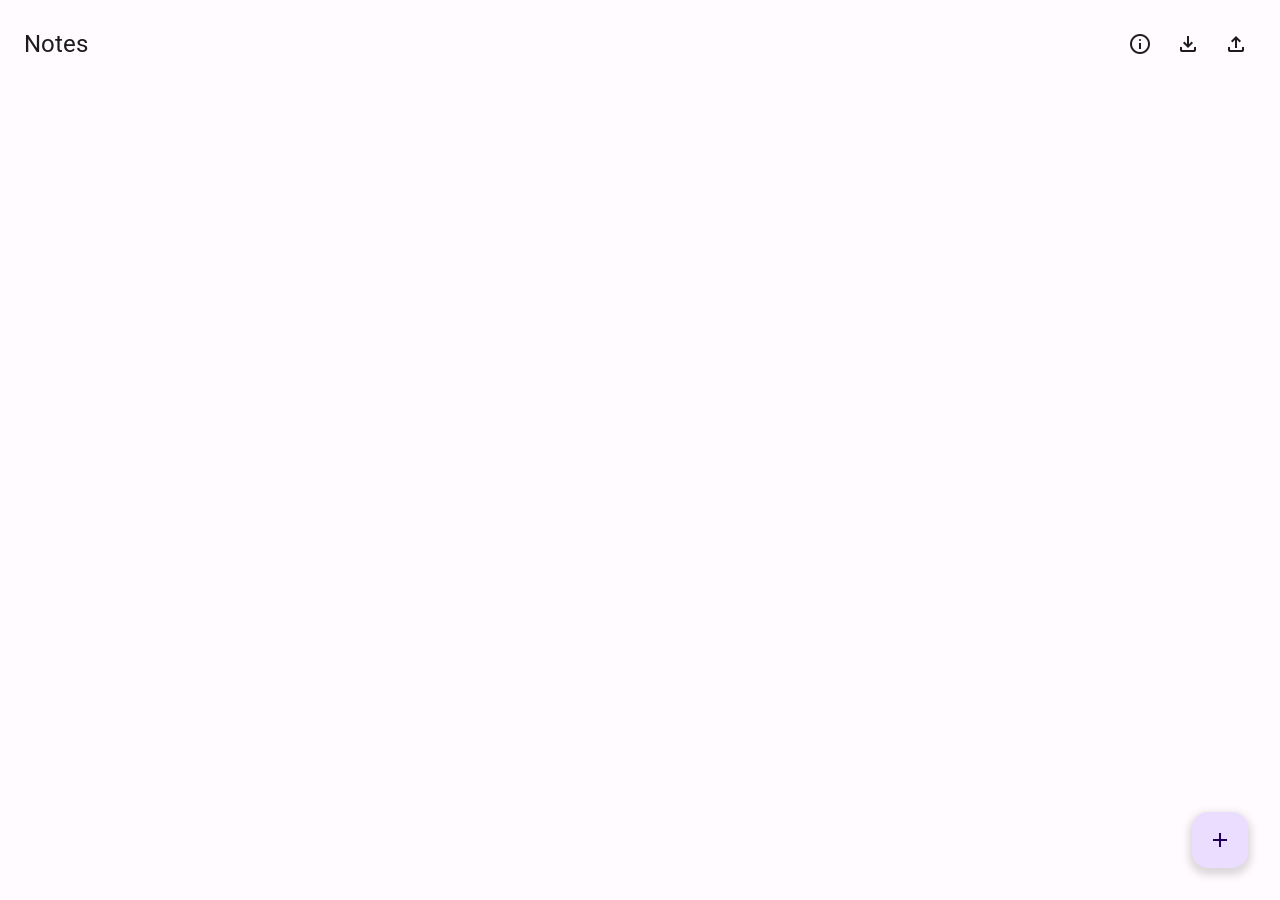
<file: public/index.html>
<!doctype html>
<html lang="en">
  <head>
    <meta charset="UTF-8" />
    <meta name="viewport" content="width=device-width, initial-scale=1.0" />
    <title>Material Notes</title>

    <link
      href="https://fonts.googleapis.com/css2?family=Roboto:wght@400;500;700&display=swap"
      rel="stylesheet"
    />
    <link
      rel="stylesheet"
      href="https://fonts.googleapis.com/css2?family=Material+Symbols+Outlined:opsz,wght,FILL,GRAD@24,400,0,0"
    />
    <link rel="stylesheet" href="assets/css/style.css" />
  </head>
  <body>
    <header>
      <h1>Notes</h1>
      <div style="display: flex; gap: 8px">
        <button
          class="icon-btn"
          onclick="window.open('info.html', '_blank')"
          title="Information"
        >
          <span class="material-symbols-outlined">info</span>
        </button>
        <button class="icon-btn" onclick="exportNotes()" title="Export JSON">
          <span class="material-symbols-outlined">download</span>
        </button>
        <button
          class="icon-btn"
          onclick="document.getElementById('file-input').click()"
          title="Import JSON"
        >
          <span class="material-symbols-outlined">upload</span>
        </button>
        <input
          type="file"
          id="file-input"
          accept=".json"
          onchange="importNotes(this)"
        />
      </div>
    </header>

    <div id="notes-container"></div>

    <button class="fab" onclick="openModal()">
      <span class="material-symbols-outlined">add</span>
    </button>

    <div class="modal" id="note-modal">
      <div class="modal-content">
        <h2 id="modal-title" style="margin: 0">New Note</h2>
        <input type="text" id="note-title" placeholder="Title" />
        <textarea id="note-content" placeholder="Start typing..."></textarea>
        <div class="modal-actions">
          <button class="btn btn-text" onclick="closeModal()">Cancel</button>
          <button class="btn btn-filled" onclick="saveNote()">Save</button>
        </div>
      </div>
    </div>

    <script src="app.js"></script>
  </body>
</html>
</file>
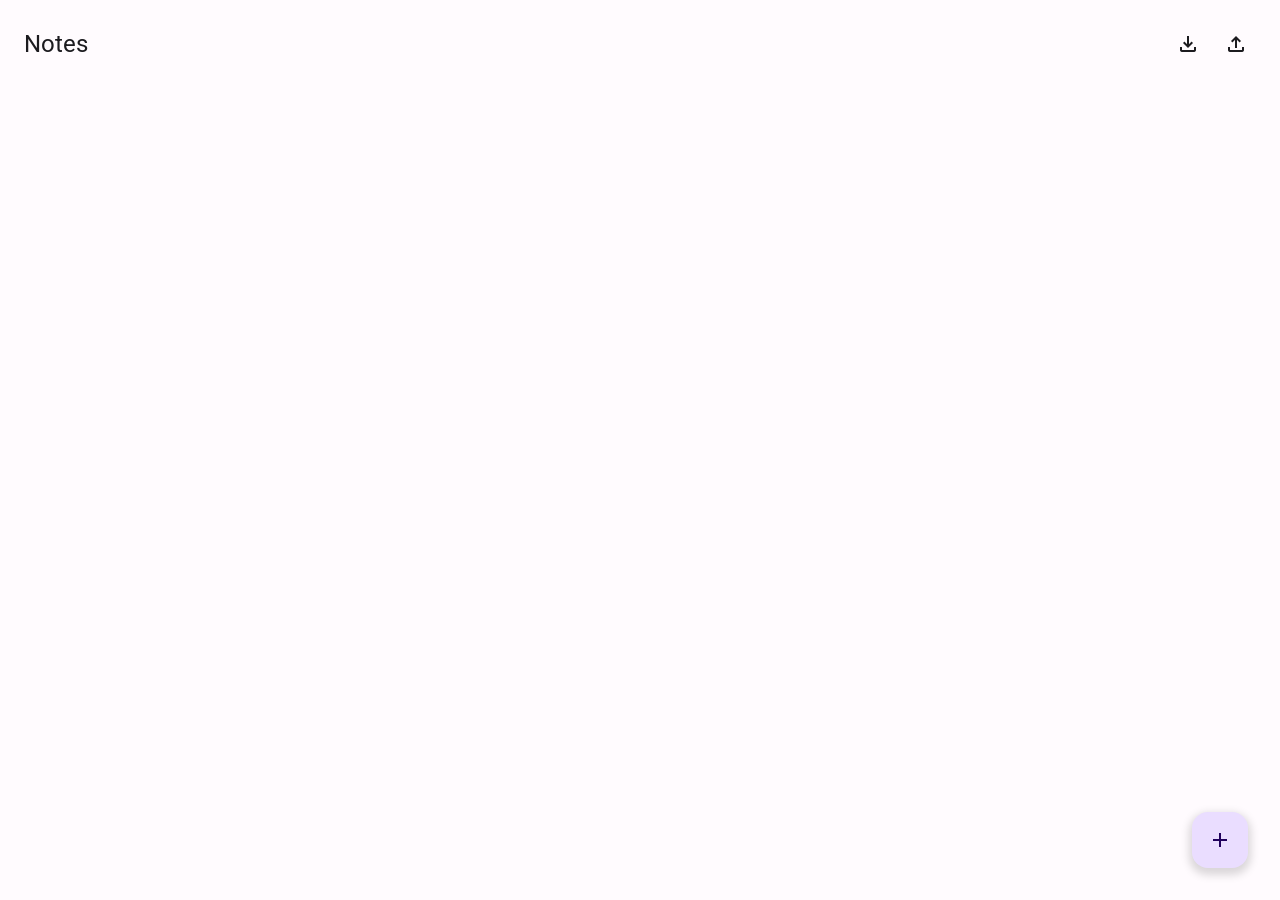
<file: app.html>
<!doctype html>
<html lang="en">
  <head>
    <meta charset="UTF-8" />
    <meta name="viewport" content="width=device-width, initial-scale=1.0" />
    <title>Material Notes</title>

    <link
      href="https://fonts.googleapis.com/css2?family=Roboto:wght@400;500;700&display=swap"
      rel="stylesheet"
    />
    <link
      rel="stylesheet"
      href="https://fonts.googleapis.com/css2?family=Material+Symbols+Outlined:opsz,wght,FILL,GRAD@24,400,0,0"
    />
    <link rel="stylesheet" href="assets/css/style.css" />
  </head>
  <body>
    <header>
      <h1>Notes</h1>
      <div style="display: flex; gap: 8px">
        <button class="icon-btn" onclick="exportNotes()" title="Export">
          <span class="material-symbols-outlined">download</span>
        </button>
        <button
          class="icon-btn"
          onclick="document.getElementById('file-input').click()"
          title="Import"
        >
          <span class="material-symbols-outlined">upload</span>
        </button>
        <input
          type="file"
          id="file-input"
          accept=".json"
          onchange="importNotes(this)"
        />
      </div>
    </header>

    <div id="notes-container"></div>

    <button class="fab" onclick="openModal()">
      <span class="material-symbols-outlined">add</span>
    </button>

    <div class="modal" id="note-modal">
      <div class="modal-content">
        <h2 id="modal-title" style="margin: 0">New Note</h2>
        <input type="text" id="note-title" placeholder="Title" />
        <textarea id="note-content" placeholder="Start typing..."></textarea>
        <div class="modal-actions">
          <button class="btn btn-text" onclick="closeModal()">Cancel</button>
          <button class="btn btn-filled" onclick="saveNote()">Save</button>
        </div>
      </div>
    </div>

    <script src="app.js"></script>
  </body>
</html>
</file>
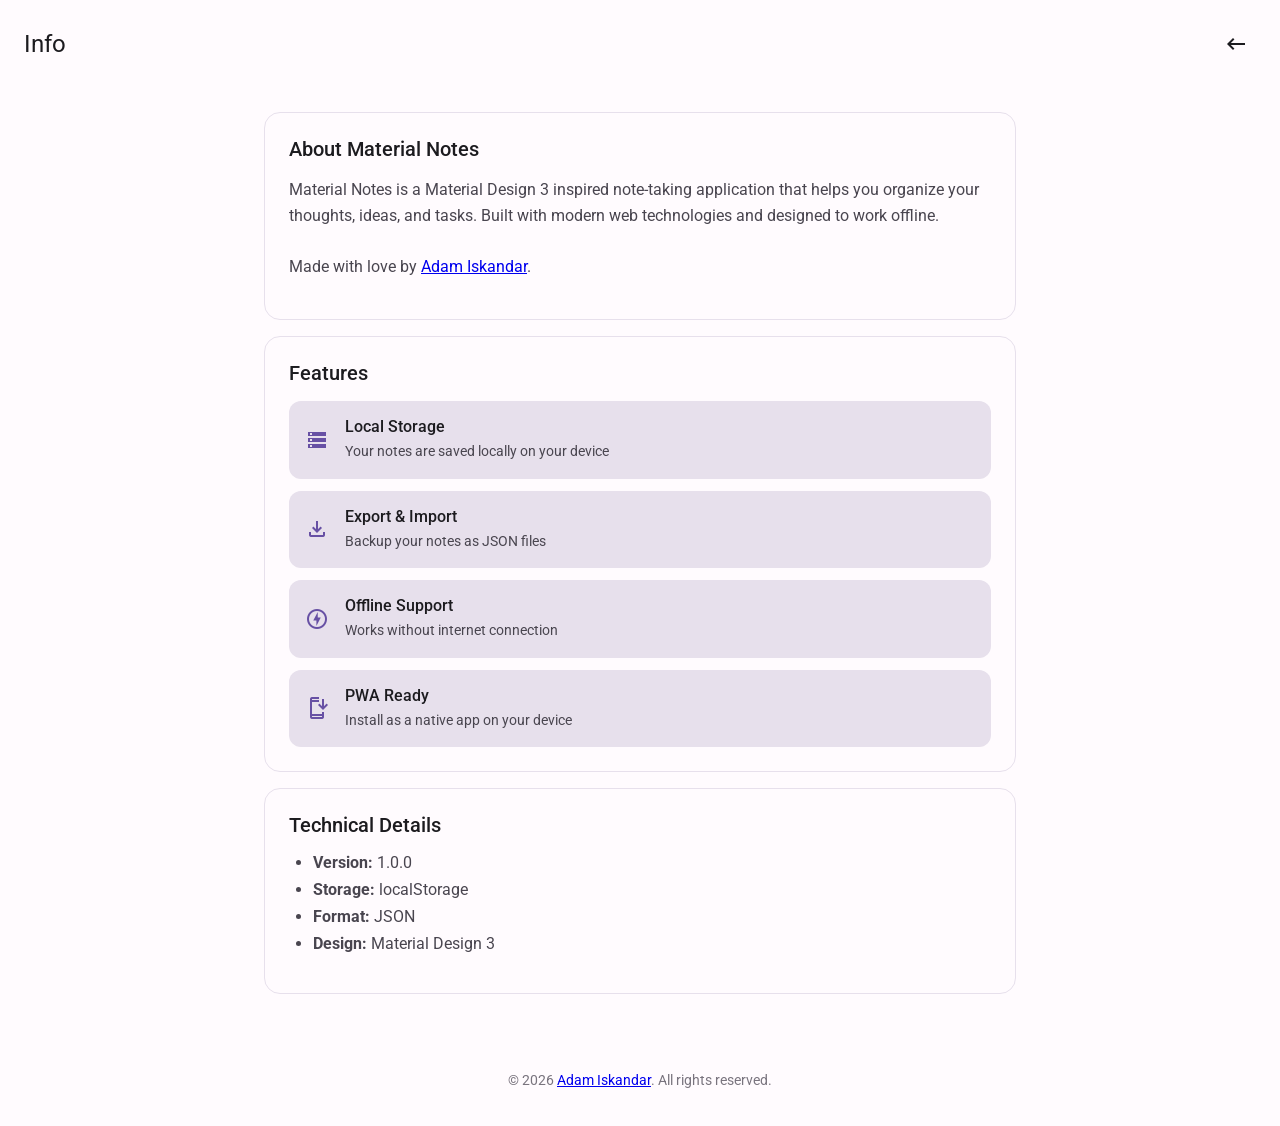
<file: public/info.html>
<!doctype html>
<html lang="en">
  <head>
    <meta charset="UTF-8" />
    <meta name="viewport" content="width=device-width, initial-scale=1.0" />
    <title>Material Notes | Info</title>

    <link
      href="https://fonts.googleapis.com/css2?family=Roboto:wght@400;500;700&display=swap"
      rel="stylesheet"
    />
    <link
      rel="stylesheet"
      href="https://fonts.googleapis.com/css2?family=Material+Symbols+Outlined:opsz,wght,FILL,GRAD@24,400,0,0"
    />
    <link rel="stylesheet" href="assets/css/info.css" />
  </head>
  <body>
    <header>
      <h1>Info</h1>
      <div style="display: flex; gap: 8px">
        <button
          class="icon-btn"
          onclick="window.open('/', '_blank')"
          title="Back"
        >
          <span class="material-symbols-outlined">keyboard_backspace</span>
        </button>
      </div>
    </header>

    <div class="info-container">
      <div class="info-card">
        <h2>About Material Notes</h2>
        <p>
          Material Notes is a Material Design 3 inspired note-taking application
          that helps you organize your thoughts, ideas, and tasks. Built with
          modern web technologies and designed to work offline.<br />
          <br />
          Made with love by
          <a href="https://adamiskandar.com/">Adam Iskandar</a>.
        </p>
      </div>

      <div class="info-card">
        <h2>Features</h2>
        <div class="feature-list">
          <div class="feature-item">
            <span class="material-symbols-outlined feature-icon">storage</span>
            <div class="feature-text">
              <h3>Local Storage</h3>
              <p>Your notes are saved locally on your device</p>
            </div>
          </div>

          <div class="feature-item">
            <span class="material-symbols-outlined feature-icon">download</span>
            <div class="feature-text">
              <h3>Export & Import</h3>
              <p>Backup your notes as JSON files</p>
            </div>
          </div>

          <div class="feature-item">
            <span class="material-symbols-outlined feature-icon"
              >offline_bolt</span
            >
            <div class="feature-text">
              <h3>Offline Support</h3>
              <p>Works without internet connection</p>
            </div>
          </div>

          <div class="feature-item">
            <span class="material-symbols-outlined feature-icon"
              >install_mobile</span
            >
            <div class="feature-text">
              <h3>PWA Ready</h3>
              <p>Install as a native app on your device</p>
            </div>
          </div>
        </div>
      </div>

      <div class="info-card">
        <h2>Technical Details</h2>
        <ul>
          <li><strong>Version:</strong> 1.0.0</li>
          <li><strong>Storage:</strong> localStorage</li>
          <li><strong>Format:</strong> JSON</li>
          <li><strong>Design:</strong> Material Design 3</li>
        </ul>
      </div>
    </div>

    <footer>
      <p>
        © 2026 <a href="https://adamiskandar.com/">Adam Iskandar</a>. All rights
        reserved.
      </p>
    </footer>

    <script src="app.js"></script>
  </body>
</html>
</file>
<file: public/assets/css/style.css>
:root {
  --md-sys-color-primary: #6750a4;
  --md-sys-color-on-primary: #ffffff;
  --md-sys-color-primary-container: #eaddff;
  --md-sys-color-on-primary-container: #21005d;
  --md-sys-color-secondary: #625b71;
  --md-sys-color-background: #fffbfe;
  --md-sys-color-surface: #fffbfe;
  --md-sys-color-surface-variant: #e7e0ec;
  --md-sys-color-on-surface: #1c1b1f;
  --md-sys-color-outline: #79747e;

  --md-sys-shape-corner-large: 24px;
  --md-sys-shape-corner-medium: 16px;
  --md-sys-shape-corner-small: 12px;
}

* {
  box-sizing: border-box;
}

body {
  font-family: "Roboto", sans-serif;
  background-color: var(--md-sys-color-background);
  color: var(--md-sys-color-on-surface);
  margin: 0;
  padding: 0;
  display: flex;
  flex-direction: column;
  min-height: 100vh;
}

header {
  padding: 24px;
  display: flex;
  justify-content: space-between;
  align-items: center;
}

h1 {
  margin: 0;
  font-size: 24px;
  font-weight: 400;
}

.icon-btn {
  background: none;
  border: none;
  cursor: pointer;
  padding: 8px;
  border-radius: 50%;
  color: var(--md-sys-color-on-surface);
  display: flex;
  align-items: center;
  justify-content: center;
}
.icon-btn:hover {
  background-color: rgba(0, 0, 0, 0.08);
}

#notes-container {
  display: grid;
  grid-template-columns: repeat(auto-fill, minmax(300px, 350px));
  gap: 16px;
  padding: 24px;
  max-width: 1200px;
  margin: 0 auto;
  width: 100%;
}

.note-card {
  background-color: var(--md-sys-color-surface);
  border: 1px solid var(--md-sys-color-surface-variant);
  border-radius: var(--md-sys-shape-corner-medium);
  padding: 16px;
  display: flex;
  flex-direction: column;
  gap: 8px;
  transition: box-shadow 0.2s;
  position: relative;
  height: auto;
}

.note-card:hover {
  box-shadow: 0 4px 8px 3px rgba(0, 0, 0, 0.15);
}

.note-title {
  font-weight: 500;
  font-size: 18px;
  margin: 0;
}
.note-content {
  font-size: 14px;
  color: #49454f;
  flex-grow: 1;
  white-space: pre-wrap;
}
.note-date {
  font-size: 12px;
  color: var(--md-sys-color-outline);
  margin-top: auto;
}

.fab {
  position: fixed;
  bottom: 32px;
  right: 32px;
  width: 56px;
  height: 56px;
  border-radius: 16px;
  background-color: var(--md-sys-color-primary-container);
  color: var(--md-sys-color-on-primary-container);
  border: none;
  box-shadow: 0 4px 8px 3px rgba(0, 0, 0, 0.15);
  display: flex;
  align-items: center;
  justify-content: center;
  cursor: pointer;
  transition:
    transform 0.2s,
    box-shadow 0.2s;
}
.fab:hover {
  box-shadow: 0 6px 10px 4px rgba(0, 0, 0, 0.15);
}
.fab:active {
  transform: scale(0.95);
}

.modal {
  display: none;
  position: fixed;
  top: 0;
  left: 0;
  width: 100%;
  height: 100%;
  background: rgba(0, 0, 0, 0.5);
  z-index: 100;
  align-items: center;
  justify-content: center;
}
.modal.active {
  display: flex;
}

.modal-content {
  background: var(--md-sys-color-surface);
  width: 90%;
  max-width: 500px;
  border-radius: var(--md-sys-shape-corner-large);
  padding: 24px;
  display: flex;
  flex-direction: column;
  gap: 16px;
}

input,
textarea {
  width: 100%;
  border: none;
  border-bottom: 1px solid var(--md-sys-color-outline);
  padding: 8px 0;
  font-family: inherit;
  font-size: 16px;
  outline: none;
}
input:focus,
textarea:focus {
  border-bottom-color: var(--md-sys-color-primary);
}
textarea {
  resize: none;
  height: 150px;
}

.modal-actions {
  display: flex;
  justify-content: flex-end;
  gap: 8px;
}

button {
  -webkit-tap-highlight-color: transparent;
}

.btn {
  padding: 10px 24px;
  border-radius: 20px;
  border: none;
  font-weight: 500;
  cursor: pointer;
}
.btn-text {
  background: transparent;
  color: var(--md-sys-color-primary);
}
.btn-filled {
  background: var(--md-sys-color-primary);
  color: white;
}

#file-input {
  display: none;
}
</file>
<file: assets/css/style.css>
:root {
  --md-sys-color-primary: #6750a4;
  --md-sys-color-on-primary: #ffffff;
  --md-sys-color-primary-container: #eaddff;
  --md-sys-color-on-primary-container: #21005d;
  --md-sys-color-secondary: #625b71;
  --md-sys-color-background: #fffbfe;
  --md-sys-color-surface: #fffbfe;
  --md-sys-color-surface-variant: #e7e0ec;
  --md-sys-color-on-surface: #1c1b1f;
  --md-sys-color-outline: #79747e;

  --md-sys-shape-corner-large: 24px;
  --md-sys-shape-corner-medium: 16px;
  --md-sys-shape-corner-small: 12px;
}

* {
  box-sizing: border-box;
}

body {
  font-family: "Roboto", sans-serif;
  background-color: var(--md-sys-color-background);
  color: var(--md-sys-color-on-surface);
  margin: 0;
  padding: 0;
  display: flex;
  flex-direction: column;
  min-height: 100vh;
}

header {
  padding: 24px;
  display: flex;
  justify-content: space-between;
  align-items: center;
}

h1 {
  margin: 0;
  font-size: 24px;
  font-weight: 400;
}

.icon-btn {
  background: none;
  border: none;
  cursor: pointer;
  padding: 8px;
  border-radius: 50%;
  color: var(--md-sys-color-on-surface);
  display: flex;
  align-items: center;
  justify-content: center;
}
.icon-btn:hover {
  background-color: rgba(0, 0, 0, 0.08);
}

#notes-container {
  display: grid;
  grid-template-columns: repeat(auto-fill, minmax(300px, 350px));
  gap: 16px;
  padding: 24px;
  max-width: 1200px;
  margin: 0 auto;
  width: 100%;
}

.note-card {
  background-color: var(--md-sys-color-surface);
  border: 1px solid var(--md-sys-color-surface-variant);
  border-radius: var(--md-sys-shape-corner-medium);
  padding: 16px;
  display: flex;
  flex-direction: column;
  gap: 8px;
  transition: box-shadow 0.2s;
  position: relative;
  height: auto;
}

.note-card:hover {
  box-shadow: 0 4px 8px 3px rgba(0, 0, 0, 0.15);
}

.note-title {
  font-weight: 500;
  font-size: 18px;
  margin: 0;
}
.note-content {
  font-size: 14px;
  color: #49454f;
  flex-grow: 1;
  white-space: pre-wrap;
}
.note-date {
  font-size: 12px;
  color: var(--md-sys-color-outline);
  margin-top: auto;
}

.fab {
  position: fixed;
  bottom: 32px;
  right: 32px;
  width: 56px;
  height: 56px;
  border-radius: 16px;
  background-color: var(--md-sys-color-primary-container);
  color: var(--md-sys-color-on-primary-container);
  border: none;
  box-shadow: 0 4px 8px 3px rgba(0, 0, 0, 0.15);
  display: flex;
  align-items: center;
  justify-content: center;
  cursor: pointer;
  transition:
    transform 0.2s,
    box-shadow 0.2s;
}
.fab:hover {
  box-shadow: 0 6px 10px 4px rgba(0, 0, 0, 0.15);
}
.fab:active {
  transform: scale(0.95);
}

.modal {
  display: none;
  position: fixed;
  top: 0;
  left: 0;
  width: 100%;
  height: 100%;
  background: rgba(0, 0, 0, 0.5);
  z-index: 100;
  align-items: center;
  justify-content: center;
}
.modal.active {
  display: flex;
}

.modal-content {
  background: var(--md-sys-color-surface);
  width: 90%;
  max-width: 500px;
  border-radius: var(--md-sys-shape-corner-large);
  padding: 24px;
  display: flex;
  flex-direction: column;
  gap: 16px;
}

input,
textarea {
  width: 100%;
  border: none;
  border-bottom: 1px solid var(--md-sys-color-outline);
  padding: 8px 0;
  font-family: inherit;
  font-size: 16px;
  outline: none;
}
input:focus,
textarea:focus {
  border-bottom-color: var(--md-sys-color-primary);
}
textarea {
  resize: none;
  height: 150px;
}

.modal-actions {
  display: flex;
  justify-content: flex-end;
  gap: 8px;
}

button,
a,
a:hover,
a:focus,
a:active {
  -webkit-tap-highlight-color: transparent;
  text-decoration: none;
}

.btn {
  padding: 10px 24px;
  border-radius: 20px;
  border: none;
  font-weight: 500;
  cursor: pointer;
}
.btn-text {
  background: transparent;
  color: var(--md-sys-color-primary);
}
.btn-filled {
  background: var(--md-sys-color-primary);
  color: white;
}

#file-input {
  display: none;
}
</file>
<file: public/assets/css/info.css>
:root {
  --md-sys-color-primary: #6750a4;
  --md-sys-color-on-primary: #ffffff;
  --md-sys-color-primary-container: #eaddff;
  --md-sys-color-on-primary-container: #21005d;
  --md-sys-color-secondary: #625b71;
  --md-sys-color-background: #fffbfe;
  --md-sys-color-surface: #fffbfe;
  --md-sys-color-surface-variant: #e7e0ec;
  --md-sys-color-on-surface: #1c1b1f;
  --md-sys-color-on-surface-variant: #49454f;
  --md-sys-color-outline: #79747e;

  --md-sys-shape-corner-large: 24px;
  --md-sys-shape-corner-medium: 16px;
  --md-sys-shape-corner-small: 12px;
}

* {
  box-sizing: border-box;
}

body {
  font-family: "Roboto", sans-serif;
  background-color: var(--md-sys-color-background);
  color: var(--md-sys-color-on-surface);
  margin: 0;
  padding: 0;
  display: flex;
  flex-direction: column;
  min-height: 100vh;
}

header {
  padding: 24px;
  display: flex;
  justify-content: space-between;
  align-items: center;
}

h1 {
  margin: 0;
  font-size: 24px;
  font-weight: 400;
}

.icon-btn {
  background: none;
  border: none;
  cursor: pointer;
  padding: 8px;
  border-radius: 50%;
  color: var(--md-sys-color-on-surface);
  display: flex;
  align-items: center;
  justify-content: center;
}
.icon-btn:hover {
  background-color: rgba(0, 0, 0, 0.08);
}

.info-container {
  flex: 1;
  padding: 24px;
  max-width: 800px;
  margin: 0 auto;
  width: 100%;
}

.info-card {
  background-color: var(--md-sys-color-surface);
  border: 1px solid var(--md-sys-color-surface-variant);
  border-radius: var(--md-sys-shape-corner-medium);
  padding: 24px;
  margin-bottom: 16px;
}

.info-card h2 {
  margin: 0 0 16px 0;
  font-size: 20px;
  font-weight: 500;
}

.info-card p {
  margin: 0 0 16px 0;
  line-height: 1.6;
  color: var(--md-sys-color-on-surface-variant);
}

.info-card ul {
  margin: 0 0 16px 0;
  padding-left: 24px;
}

.info-card li {
  margin-bottom: 8px;
  color: var(--md-sys-color-on-surface-variant);
}

.feature-list {
  display: flex;
  flex-direction: column;
  gap: 12px;
}

.feature-item {
  display: flex;
  align-items: center;
  gap: 16px;
  padding: 16px;
  background-color: var(--md-sys-color-surface-variant);
  border-radius: var(--md-sys-shape-corner-small);
}

.feature-icon {
  color: var(--md-sys-color-primary);
  font-size: 24px;
}

.feature-text h3 {
  margin: 0 0 4px 0;
  font-size: 16px;
  font-weight: 500;
}

.feature-text p {
  margin: 0;
  font-size: 14px;
  color: var(--md-sys-color-on-surface-variant);
}

footer {
  padding: 24px;
  text-align: center;
  color: var(--md-sys-color-outline);
  font-size: 14px;
}

@media (max-width: 600px) {
  .info-container {
    padding: 16px;
  }

  .info-card {
    padding: 16px;
  }
}
</file>
